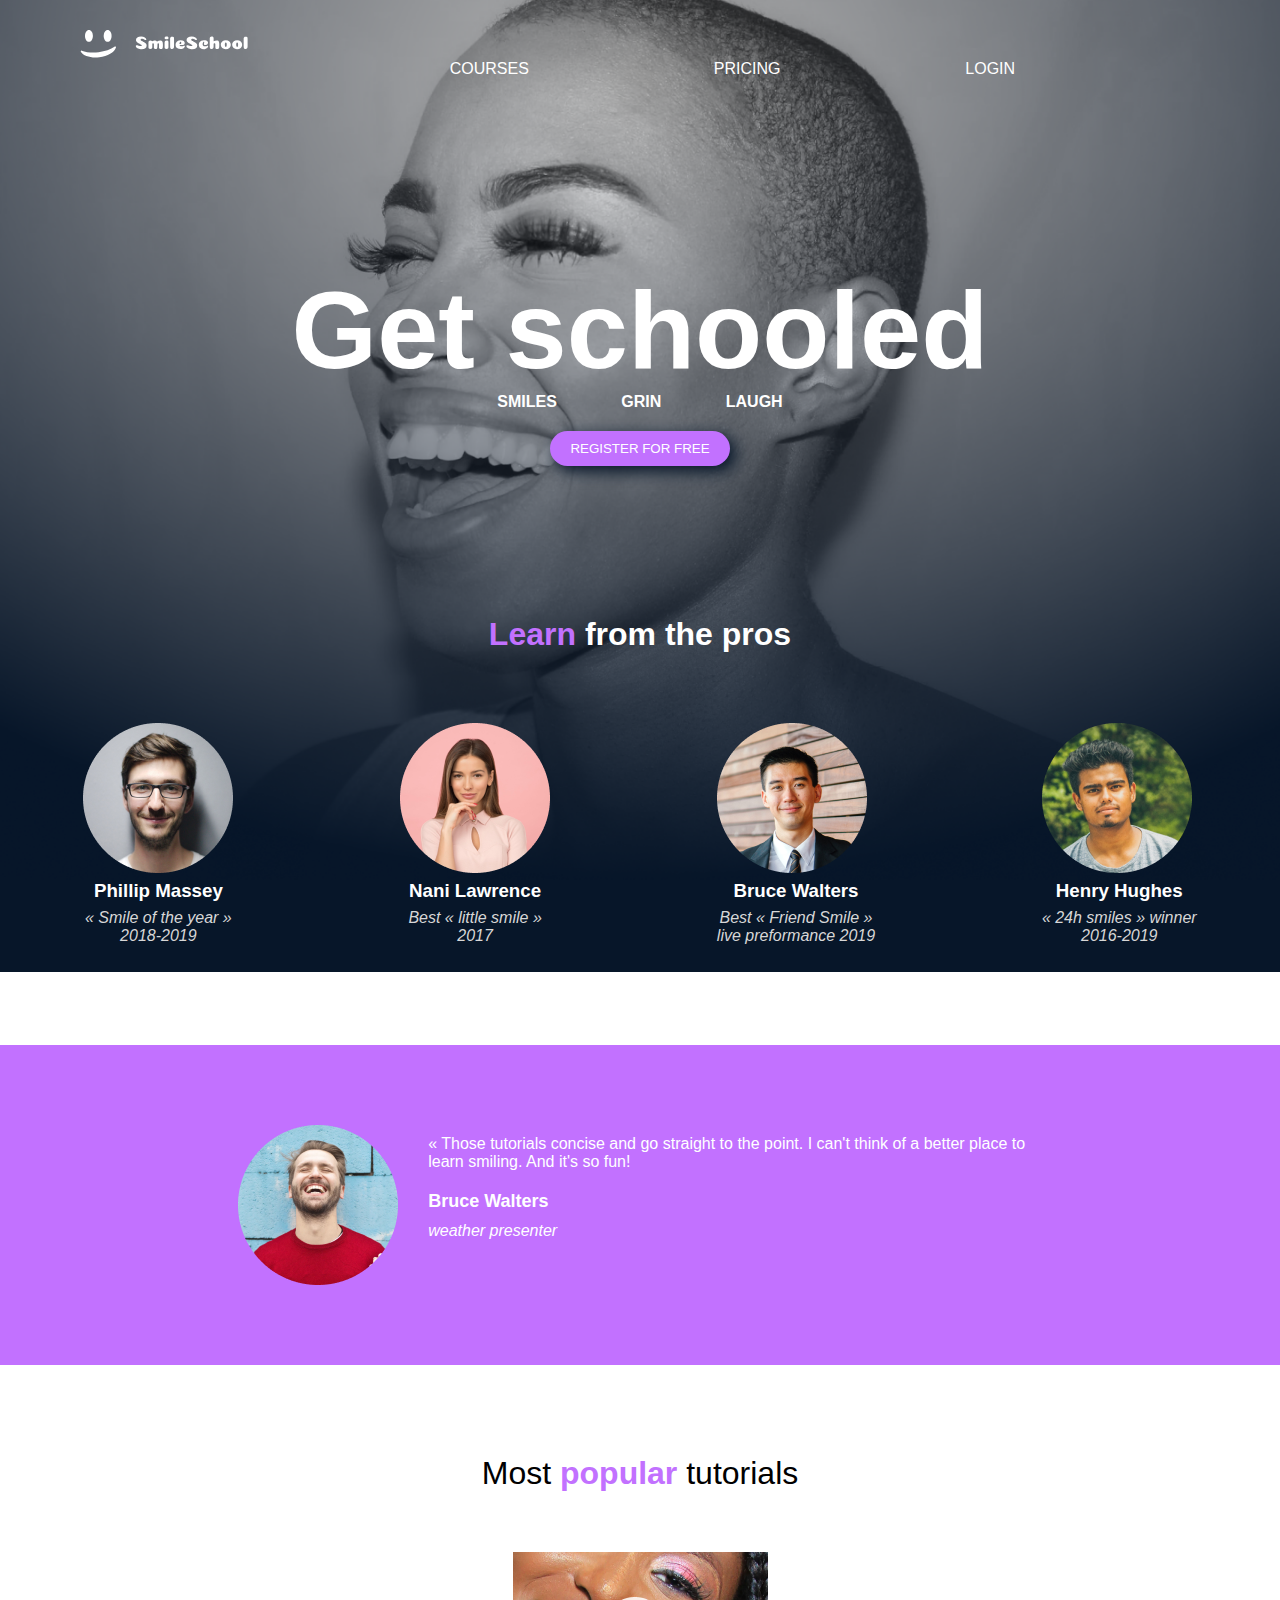
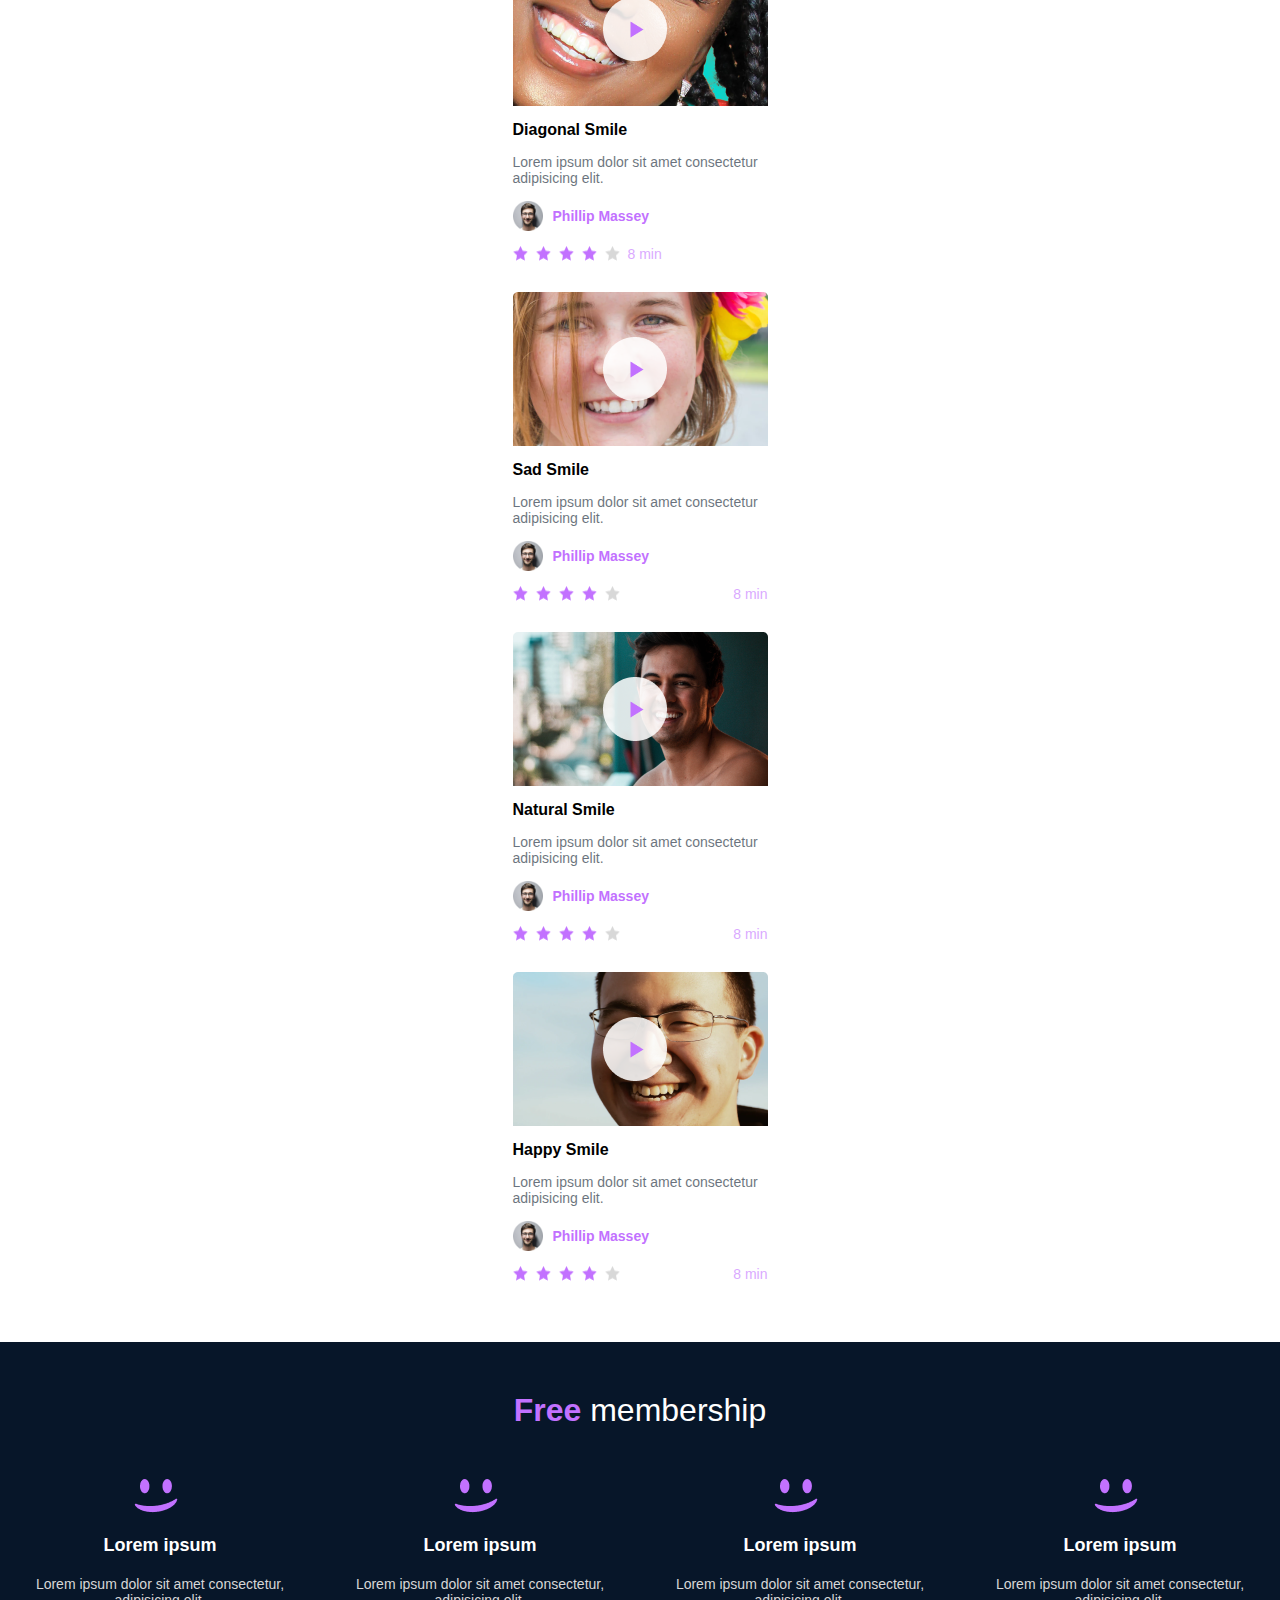
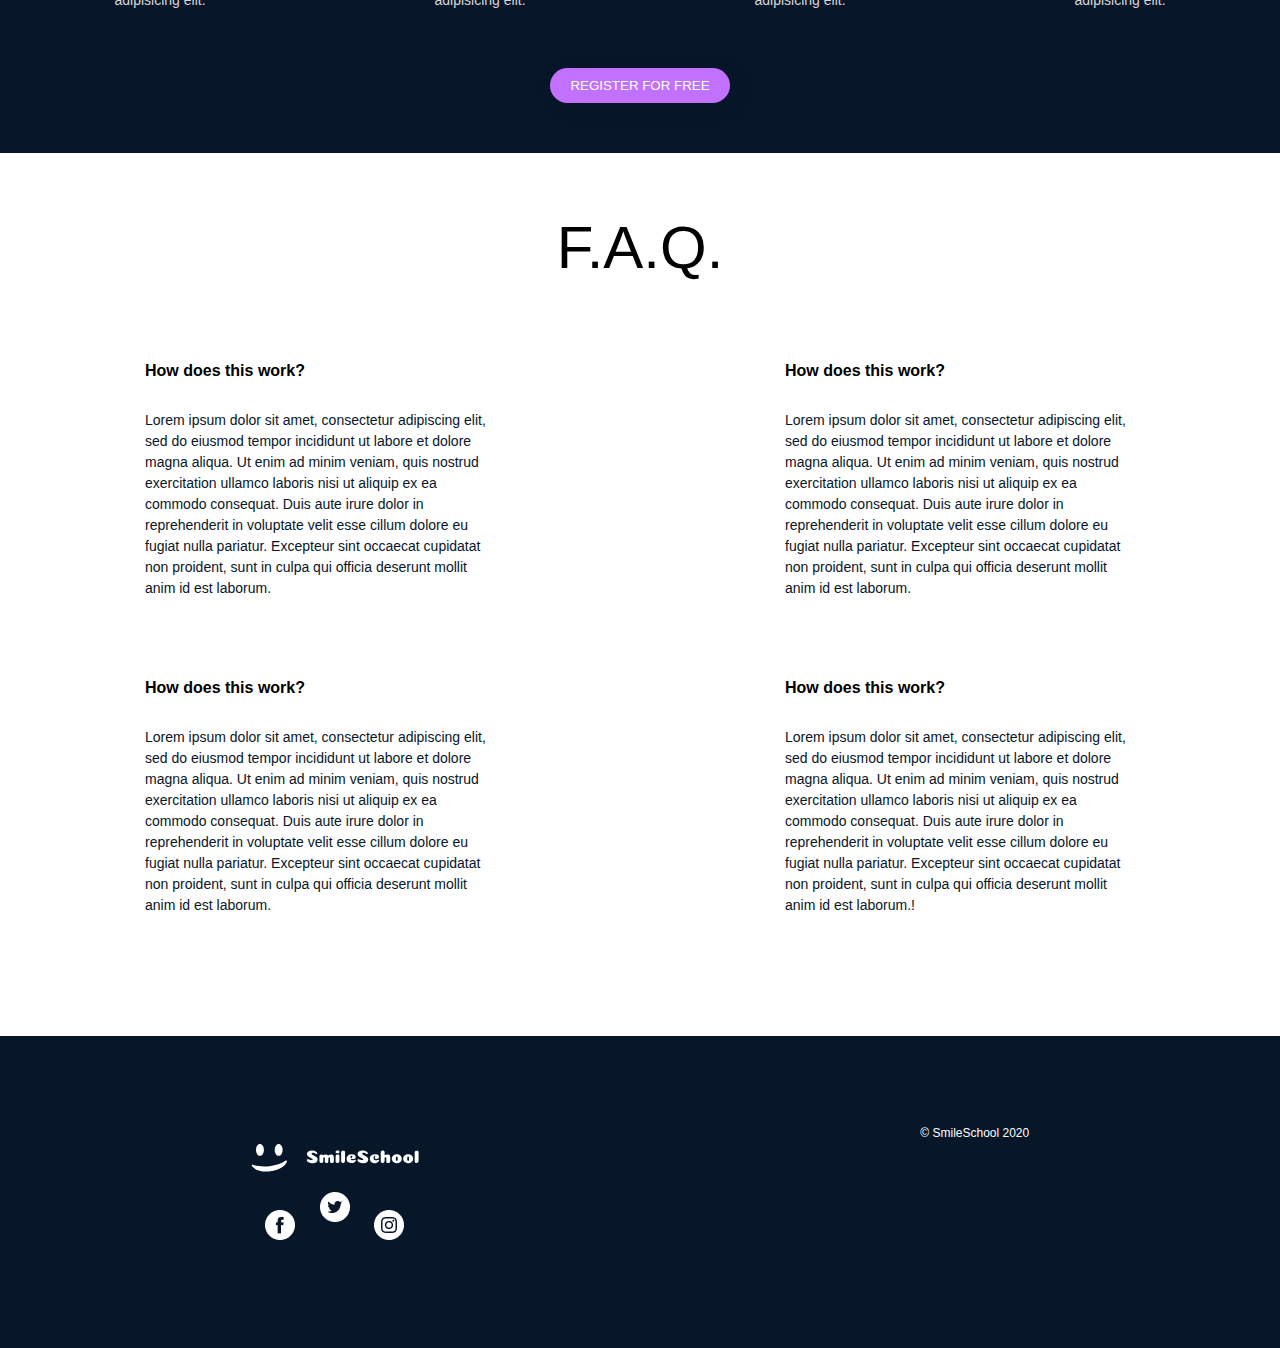
<file: css_advanced/index.html>
<!DOCTYPE html>
<html lang="en">
  <head>
    <meta charset="UTF-8" />
    <meta name="viewport" content="width=device-width, initial-scale=1.0" />
    <title>SmileSchool</title>
    <link rel="stylesheet" href="./styles.css" />
  </head>
  <body>
    <!--HEADER-->
    <header>
      <div>
        <section id="logo">
          <a href="#"><img src="../assets/logo.svg" alt="logo" />
            <nav>
              <ul>
                <li><a href="#">Courses</a></li>
                <li><a href="#">Pricing</a></li>
                <li><a href="#">Login</a></li>
              </ul>
            </nav>
        </section>
      </div>
    </header>

    <!--MAIN-->
    <main>
      <!--BANNER-->
      <section id="banner">
        <div id="s-card">
          <h1 class="title"><strong>Get schooled</strong></h1>
          <p class="sub-title">smiles grin laugh</p>
          <button>Register for free</button>
        </div>
        <div id="l-card">
          <h2 class="title"><span>Learn</span> from the pros</h2>
          <div class="4-blocks-card">
            <div>
              <img src="../assets/1.png" alt="Image" />
              <h3>Phillip Massey</h3>
              <p>« Smile of the year »<br />2018-2019</p>
            </div>
            <div>
              <img src="../assets/2.png" alt="Image" />
              <h3>Nani Lawrence</h3>
              <p>
                Best « <em>little smile</em> » <br />
                2017
              </p>
            </div>
            <div>
              <img src="../assets/3.png" alt="Image" />
              <h3>Bruce Walters</h3>
              <p>
                Best « <em>Friend Smile</em> » <br />
                <em>live preformance 2019</em>
              </p>
            </div>
            <div>
              <img src="../assets/4.png" alt="Image" />
              <h3>Henry Hughes</h3>
              <p>
                « <em>24h smiles</em> » winner <br />
                2016-2019
              </p>
            </div>
          </div>
        </div>
      </section>
      <!--QUOTE BLOCK-->
      <section id="quote-block">
        <div>
          <img src="../assets/5.png" alt="Image" />
          <div>
            <blockquote>« Those tutorials concise and go straight to the point. I can't think of a better place to learn smiling. And it's so fun!</blockquote>
            <p class="author"><strong>Bruce Walters</strong></p>
            <p><em>weather presenter</em></p>
          </div>
        </div>
      </section>
      <!--VIDEO LIST-->
      <section id="video-list">
        <h1>Most <span>popular</span> tutorials</h1>
        <div id="video-block" class="vd-block">
          <!--Block 1-->
          <div id="r-1" class="vd">
            <div class="play-container">
              <div class="play">
                <div class="play-image"> <img src="../assets/play.png" alt="play video"></div>
              </div>
            </div>
            <img src="../assets/6.png" alt="Image" />
            <h2>Diagonal Smile</h2>
            <p>Lorem ipsum dolor sit amet consectetur adipisicing elit.</p>
            <div id="author-block">
              <img src="../assets/1.png" alt="Author"/>
              <h3>Phillip Massey</h3>
            </div>
            <div id="rating-block">
              <div>
                <img  src="../assets/star.png" alt="1 Star"/>
                <img  src="../assets/star.png" alt="2 Stars"/>
                <img  src="../assets/star.png" alt="3 Stars"/>
                <img  src="../assets/star.png" alt="4 Stars"/>
                <img  src="../assets/blank_star.png" alt="5 Stars"/>
              <p>8 min</p>
            </div>
          </div>

          <!--Block 2-->
          <div id="r-2" class="vd">
            <div class="play-container">
              <div class="play">
                <div class="play-image"> <img src="../assets/play.png" alt="play video"></div>
              </div>
            </div>
            <img src="../assets/7.png" alt="Image" />
            <h2>Sad Smile</h2>
            <p>Lorem ipsum dolor sit amet consectetur adipisicing elit.</p>
            <div id="author-block">
            <img src="../assets/1.png" alt="Author"/>
            <h3>Phillip Massey</h3>
            </div>
            <div id="rating-block">
              <div>
                <img  src="../assets/star.png" alt="1 Star"/>
                <img  src="../assets/star.png" alt="2 Stars"/>
                <img  src="../assets/star.png" alt="3 Stars"/>
                <img  src="../assets/star.png" alt="4 Stars"/>
                <img  src="../assets/blank_star.png" alt="5 Stars"/>
              </div>
              <p>8 min</p>
            </div>
          </div>

          <!--Block 3-->
          <div id="r-3" class="vd">
            <div class="play-container">
              <div class="play">
                <div class="play-image"> <img src="../assets/play.png" alt="play video"></div>
              </div>
            </div>
            <img src="../assets/8.png" alt="Image" />
            <h2>Natural Smile</h2>
            <p>Lorem ipsum dolor sit amet consectetur adipisicing elit.</p>
            <div id="author-block">
              <img src="../assets/1.png" alt="Author" />
              <h3>Phillip Massey</h3>
            </div>
            <div id="rating-block">
              <div>
                <img  src="../assets/star.png" alt="1 Star"/>
                <img  src="../assets/star.png" alt="2 Stars"/>
                <img  src="../assets/star.png" alt="3 Stars"/>
                <img  src="../assets/star.png" alt="4 Stars"/>
                <img  src="../assets/blank_star.png" alt="5 Stars"/>
              </div>
              <p>8 min</p>
            </div>
          </div>

          <!--Block 4-->
          <div id="r-4" class="vd">
            <div class="play-container">
              <div class="play">
                <div class="play-image"> <img src="../assets/play.png" alt="play video"></div>
              </div>
            </div>
            <img src="../assets/9.png" alt="Image" />
            <h2>Happy Smile</h2>
            <p>Lorem ipsum dolor sit amet consectetur adipisicing elit.</p>
            <div id="author-block">
              <img src="../assets/1.png" alt="Image" />
              <h3>Phillip Massey</h3>
            </div>
            <div id="rating-block">
              <div>
                <img  src="../assets/star.png" alt="1 Star"/>
                <img  src="../assets/star.png" alt="2 Stars"/>
                <img  src="../assets/star.png" alt="3 Stars"/>
                <img  src="../assets/star.png" alt="4 Stars"/>
                <img  src="../assets/blank_star.png" alt="5 Stars"/>
              </div>
              <p>8 min</p>
            </div>
          </div>
        </div>
      </section>
      <!--MEMBERSHIP SECTION-->
      <section id="membership">
        <h1><span>Free</span> membership</h1>
        <div id="membership-list">
          <!--Block 1-->
          <div id="m-1">
            <img  src="../assets/smile.png" alt="Image"/>
            <h2>Lorem ipsum</h2>
            <p>Lorem ipsum dolor sit amet consectetur, adipisicing elit.</p>
          </div>

          <!--Block 2-->
          <div id="m-2">
            <img  src="../assets/smile.png" alt="Image"/>
            <h2>Lorem ipsum</h2>
            <p>Lorem ipsum dolor sit amet consectetur, adipisicing elit.</p>
          </div>

          <!--Block 3-->
          <div id="m-3">
            <img  src="../assets/smile.png" alt="Image"/>
            <h2>Lorem ipsum</h2>
            <p>Lorem ipsum dolor sit amet consectetur, adipisicing elit.</p>
          </div>

          <!--Block 4-->
          <div id="m-4">
            <img  src="../assets/smile.png" alt="Image" />
            <h2>Lorem ipsum</h2>
            <p>Lorem ipsum dolor sit amet consectetur, adipisicing elit.</p>
          </div>
        </div>
        <button>Register for free</button>
      </section>
      <!--FAQ-->
      <section id="faq" >
        <h1 class="title" >F.A.Q.</h1>
        <div class="block">
          <!--Row 1-->
          <div class="row">
            <div>
              <h2>How does this work?</h2>
              <p>Lorem ipsum dolor sit amet, consectetur
                adipiscing elit, sed do eiusmod tempor
                incididunt ut labore et dolore magna aliqua. Ut
                enim ad minim veniam, quis nostrud exercitation
                ullamco laboris nisi ut aliquip ex ea commodo
                consequat. Duis aute irure dolor in
                reprehenderit in voluptate velit esse cillum
                dolore eu fugiat nulla pariatur. Excepteur sint
                occaecat cupidatat non proident, sunt in culpa
                qui officia deserunt mollit anim id est laborum.</p>
            </div>
            <div>
                <h2>How does this work?</h2>
                <p>Lorem ipsum dolor sit amet, consectetur
                  adipiscing elit, sed do eiusmod tempor
                  incididunt ut labore et dolore magna aliqua. Ut
                  enim ad minim veniam, quis nostrud exercitation
                  ullamco laboris nisi ut aliquip ex ea commodo
                  consequat. Duis aute irure dolor in
                  reprehenderit in voluptate velit esse cillum
                  dolore eu fugiat nulla pariatur. Excepteur sint
                  occaecat cupidatat non proident, sunt in culpa
                  qui officia deserunt mollit anim id est laborum.</p>
            </div>
          </div>

          <!--Row 2-->
          <div class="row">
            <div>
                <h2>How does this work?</h2>
                <p>Lorem ipsum dolor sit amet, consectetur
                  adipiscing elit, sed do eiusmod tempor
                  incididunt ut labore et dolore magna aliqua. Ut
                  enim ad minim veniam, quis nostrud exercitation
                  ullamco laboris nisi ut aliquip ex ea commodo
                  consequat. Duis aute irure dolor in
                  reprehenderit in voluptate velit esse cillum
                  dolore eu fugiat nulla pariatur. Excepteur sint
                  occaecat cupidatat non proident, sunt in culpa
                  qui officia deserunt mollit anim id est laborum.</p>
            </div>
            <div>
                <h2>How does this work?</h2>
                <p>Lorem ipsum dolor sit amet, consectetur
                  adipiscing elit, sed do eiusmod tempor
                  incididunt ut labore et dolore magna aliqua. Ut
                  enim ad minim veniam, quis nostrud exercitation
                  ullamco laboris nisi ut aliquip ex ea commodo
                  consequat. Duis aute irure dolor in
                  reprehenderit in voluptate velit esse cillum
                  dolore eu fugiat nulla pariatur. Excepteur sint
                  occaecat cupidatat non proident, sunt in culpa
                  qui officia deserunt mollit anim id est laborum.!</p>
            </div>
          </div>
        </div>
      </section>
    </main>
    <!--FOOTER-->
    <footer>
      <div class="block">
        <div>
          <a href="#"><img id="logo" src="../assets/logo.svg" alt="SmileSchool Logo" /></a>
          <div>
            <div>
              <a href=""><img src="../assets/Facebook_White.png" alt="Facebook" /></a>
            </div>
            <div>
              <a href=""><img src="../assets/Twitter_White.png" alt="Twitter" /></a>
            </div>
            <div>
              <a href=""><img src="../assets/Instagram_White.png" alt="Instagram" /></a>
            </div>
          </div>
        </div>
        <p>&copy; SmileSchool 2020</p>
      </div>
    </footer>
  </body>
</html>
</file>
<file: css_advanced/styles.css>
/* Global */
:root {
 --white: #ffffff;
 --purple: #c271ff;
 --light-grey: rgb(215, 215, 215);
 --dark: #071629;
}
* {
    padding: 0;
    margin: 0;
    text-decoration: none;
    font-family: "Open Sans", sans-serif;
}

body {
    background-image: url("../assets/background\(1\).png");
    background-repeat: no-repeat;
    max-height: 100vh;
    background-position: start;
    background-size: cover;
}

/* Header */

header {
    text-transform: uppercase;
}
header #logo {
    margin: 30px 80px;
}

header ul {
    color: var(--white);
    display: flex;
    justify-content: space-evenly;
    align-items: flex-start;
    list-style: none;
}

header ul li a {
    color: var(--white);
    }

/* Banner */

section:nth-child(1) div:nth-child(1) {
    margin: 60px 0;
    text-align: center;
}

#s-card .title {
    font-size: 110px;
    color: var(--white);
    font-weight: 400;
    padding-top: 10%;
}

.sub-title {
    text-transform: uppercase;
    color: var(--white);
    word-spacing: 60px;
    font-weight: 600;
}

button {
    background-color: var(--purple);
    color: var(--white);
    padding: 10px 20px;
    margin: 20px;
    border: 0;
    border-radius: 20px;
    text-transform: uppercase;
    box-shadow: 5px 5px 15px 1px var(--dark);
}

section:nth-child(1) div:nth-child(2) {
    text-align: center;
    padding-bottom: 10px;
}

section:nth-child(1) div:nth-child(2) h2 {
    padding-top: 70px;
    font-size: 32px;
    color: var(--white);
}

section:nth-child(1) div:nth-child(2) h2 span {
    color: var(--purple);
}

section:nth-child(1) div:nth-child(2) div {
    display: flex;
    justify-content: space-around;
    margin: 50px 0;
}

section:nth-child(1) div:nth-child(2) div div {
    margin: 20px;
}

section:nth-child(1) div:nth-child(2) div div,
img,
h3,
p {
    display: block;
}

section:nth-child(1) div:nth-child(2) div div h3 {
    font: bold;
    color: var(--white);
    margin: 0.45rem 0;
}

section:nth-child(1) div:nth-child(2) div div p {
    color: var(--light-grey);
    font-style: italic;
}

/* Quote Block*/

section:nth-child(2) {
    background-color: var(--purple);
    display: flex;
    justify-content: space-evenly;
    align-items: center;
    padding: 80px 0;
}

section:nth-child(2) div:nth-child(1) {
    color: var(--white);
}

section:nth-child(2) blockquote {
    margin-top: 10px;
}

.author {
    font-weight: bold;
    font-size: large;
    margin: 20px 0 10px 0;
}

section:nth-child(2) img {
    width: 160px;
    float: left;
    margin-right: 30px;
}


/* Video List */
#video-list {
    background-color: var(--white);
    padding-top: 30px;
}
section:nth-child(3) {
    text-align: center;
    padding-bottom: 30px;
}

section:nth-child(3) h1 {
    font-size: 32px;
    font-weight: 300;
    margin: 60px 0;
}

section:nth-child(3) h1 span {
    font-weight: bold;
    color: var(--purple);
}


.vd-block {
    display: flex;
    justify-content: space-evenly;
    text-align: left;
}

.vd {
    max-width: 255px;
}
.play-container {
    position: absolute;
}
.play-image {
    position: absolute;
    top: 5vh;
    left: 10vh;
}

.vd h2 {
    font-size: 16px;
    margin: 15px 0;
}

.vd p {
    color: var(--dark);
    font-size: 14px;
    margin-bottom: 15px;
    opacity: 60%;
}

#author-block {
    display: flex;
    align-items: center;
}

#author-block img {
    width: 30px;
}

#author-block h3 {
    font-size: 14px;
    margin-left: 10px;
    color: var(--purple);
}

#rating-block {
    display: flex;
    margin: 15px 0;
    justify-content: space-between;
}

#rating-block div img {
    width: 15px;
    height: 15px;
    margin-right: 8px;
}

#rating-block div {
    display: flex;
}

#rating-block p {
    color: var(--purple);
}


/* Membership  */

section:nth-child(4) {
    text-align: center;
    background-color: var(--dark);
    color: var(--white);
}

section:nth-child(4) h1 {
    padding: 50px 0;
    font-weight: 300;
}

section:nth-child(4) h1 span {
    font-weight: bold;
    color: var(--purple);
}

section:nth-child(4) div {
    display: flex;
    justify-content: space-around;
}

section:nth-child(4) div div,
img,
h2,
p {
    display: block;
}

section:nth-child(4) div div {
    max-width: 257px;
}

section:nth-child(4) div div img {
    text-align: center;
    margin-left: 40%;
}

section:nth-child(4) div div h2 {
    margin: 20px 0;
    font-size: 18px;
}

section:nth-child(4) div div p {
    font-size: 14px;
    font-weight: 300;
    color: var(--light-grey);
}

section:nth-child(4) button {
    margin: 60px 0 50px 0;
}

/* FAQ */

section:nth-child(5) {
    margin: 0 0 60px 0;
    text-align: center;
}

section:nth-child(5) .title {
    font-size: 60px;
    font-weight: 300;
    margin: 60px 0;
}

section:nth-child(5) .block .row {
    display: flex;
    justify-content: space-around;
}

section:nth-child(5) .block .row div {
    text-align: left;
    max-width: 350px;
    margin-bottom: 60px;
}

section:nth-child(5) .block .row div h2 {
    margin: 20px 0 30px 0;
    font-size: 16px;
    font-weight: 700;
}

section:nth-child(5) .block .row div p {
    font-size: 14px;
    font-weight: 400;
    color: var(--dark);
    line-height: 1.5;
}

/* Footer */

footer {
    background-color: var(--dark);
    color: var(--white);
}

footer .block {
    display: flex;
    justify-content: space-around;
    padding: 90px 0;
    text-align: center;
}

footer .block div:nth-child(2) {
    display: flex;
    justify-content: space-evenly;
}

footer .block a {
    margin: 0 10px;
}

footer p {
    text-align: center;
    color: var(--white);
    font-size: 12px;
    font-weight: 400;
    padding-bottom: 40px;
}
</file>
